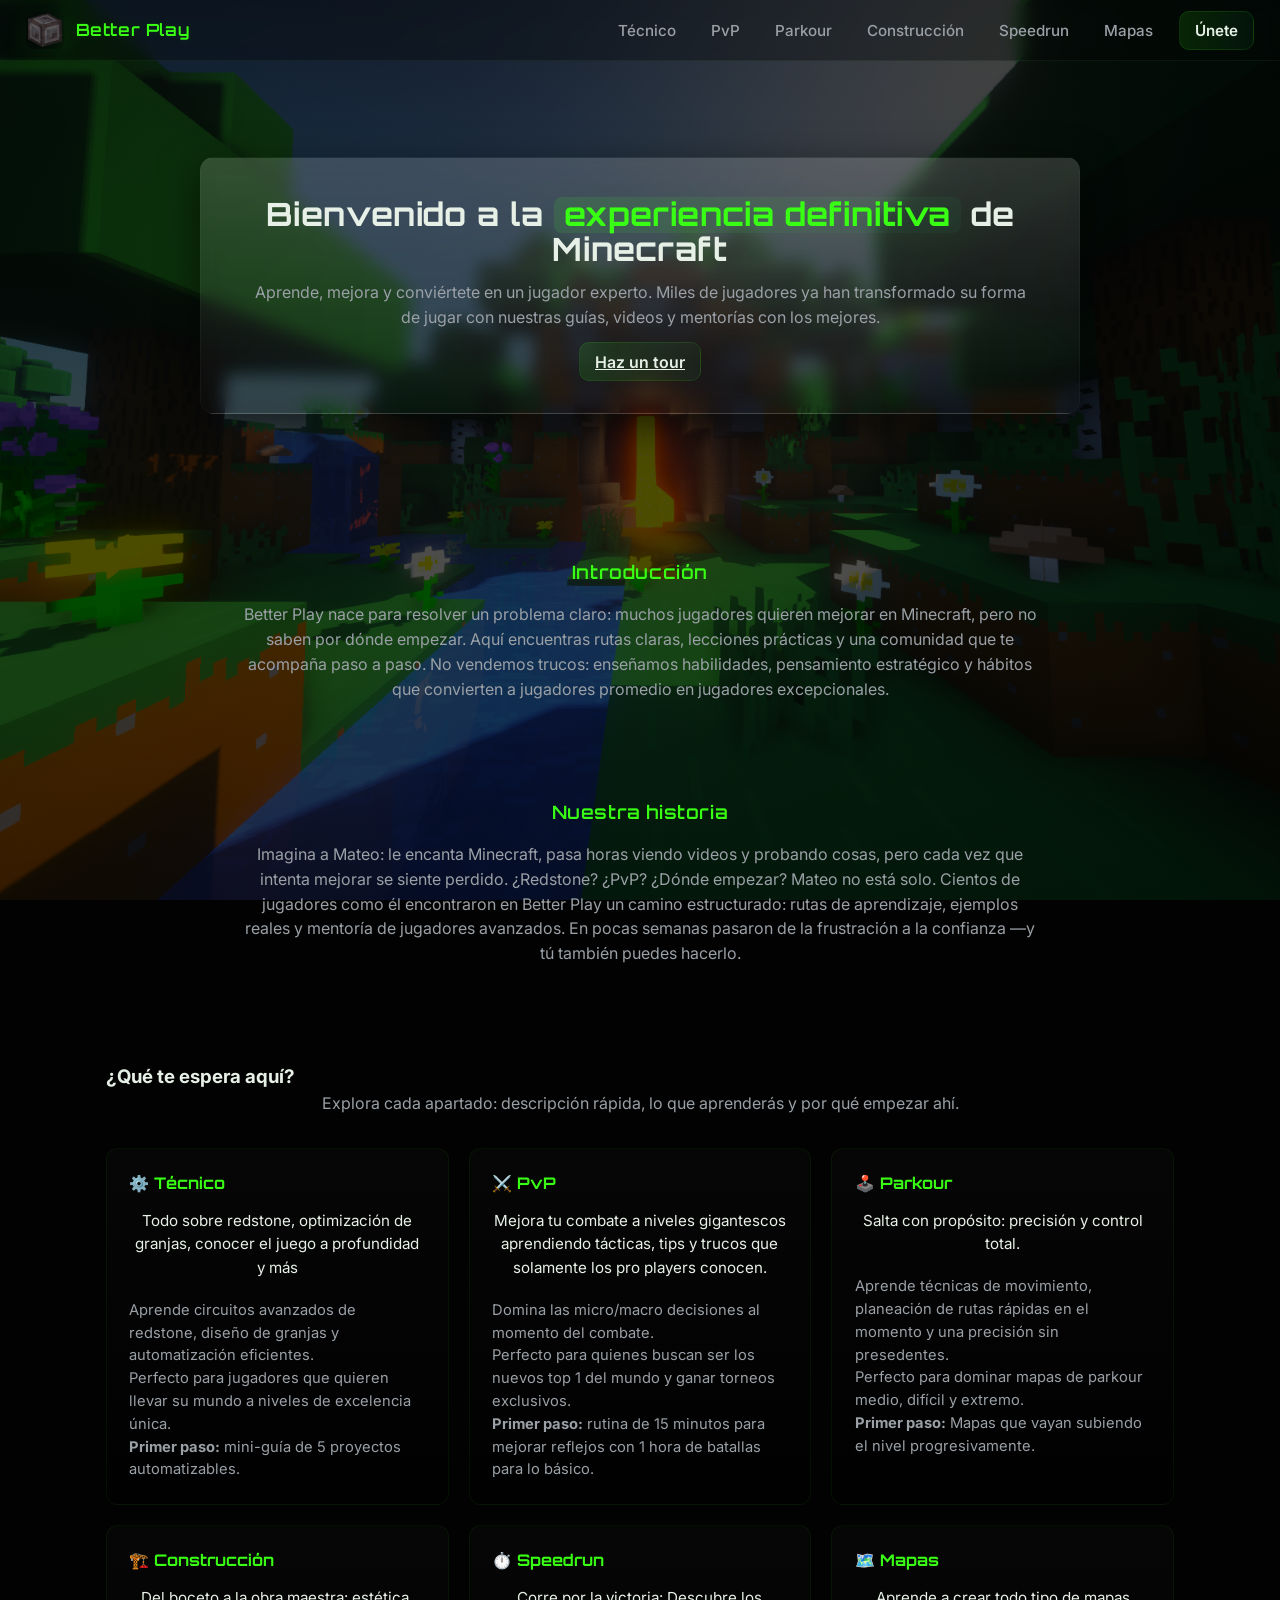
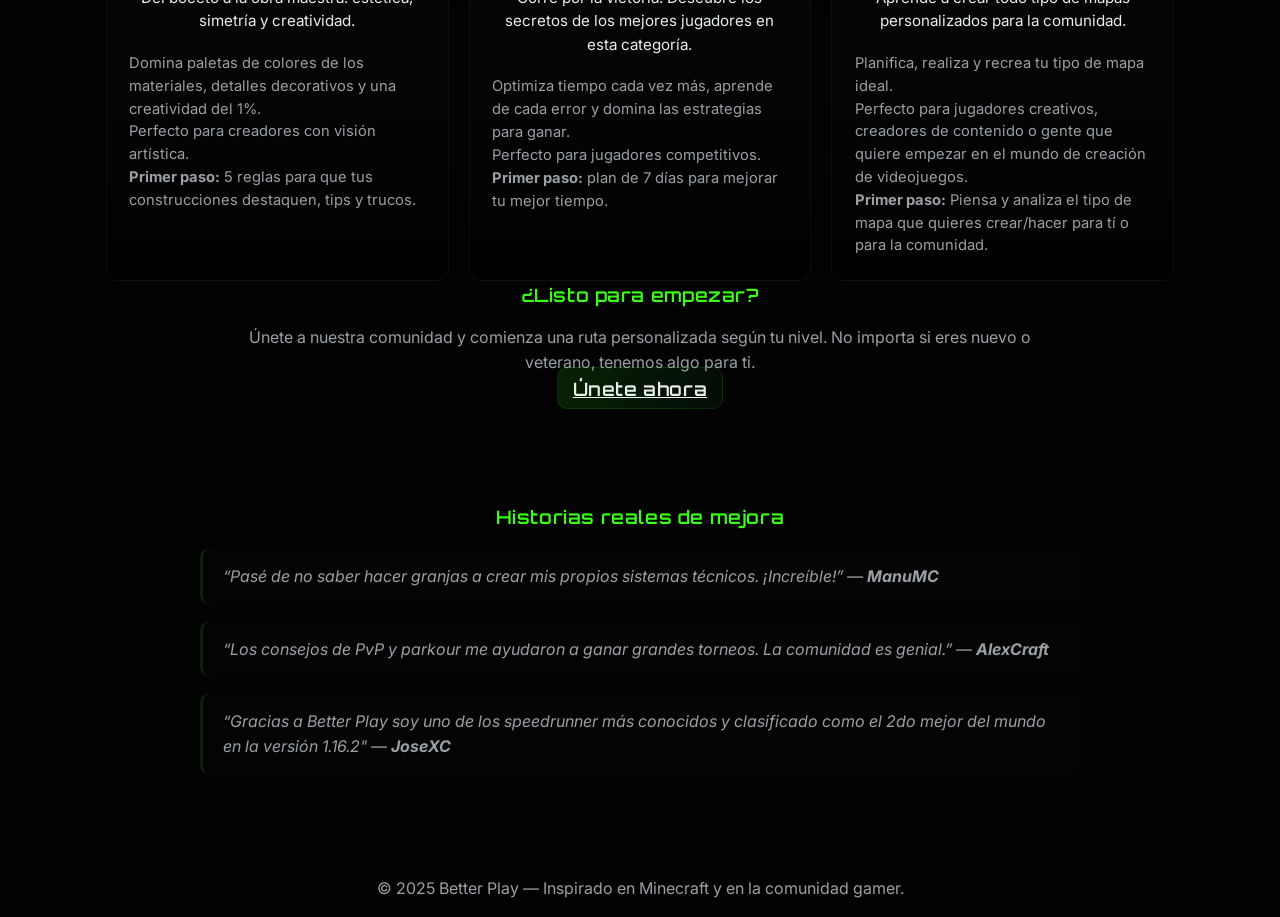
<file: index.html>
<!DOCTYPE html>
<html lang="es">
<head>
  <meta charset="UTF-8">
  <meta name="viewport" content="width=device-width, initial-scale=1.0">
  <title>Better Play — Mejora tu Juego en Minecraft</title>
  <link rel="stylesheet" href="style.css">
  <link href="https://fonts.googleapis.com/css2?family=Orbitron:wght@600;800&family=Poppins:wght@400;600;700&family=Inter:wght@300;400;600&display=swap" rel="stylesheet">
</head>

<body>
  <header class="header">
    <div class="logo">
      <img src="blok.png" alt="Logo Minecraft">
      <h1>Better Play</h1>
    </div>
    <nav>
      <ul>
        <li><a href="tecnico.html">Técnico</a></li>
        <li><a href="pvp.html">PvP</a></li>
        <li><a href="parkour.html">Parkour</a></li>
        <li><a href="construccion.html">Construcción</a></li>
        <li><a href="speedrun.html">Speedrun</a></li>
        <li><a href="mapas.html">Mapas</a></li>
        <li><a href="registro.html" class="btn">Únete</a></li>
      </ul>
    </nav>
  </header>

  <section class="hero">
    <div class="hero-card">
      <h2>Bienvenido a la <span>experiencia definitiva</span> de Minecraft</h2>
      <p>
        Aprende, mejora y conviértete en un jugador experto. Miles de jugadores ya han transformado su forma de jugar
        con nuestras guías, videos y mentorías con los mejores.
      </p>
      <a href="#introduccion" id="btnTour" class="btn ghost">Haz un tour</a>
    </div>
  </section>

  <section id="introduccion" class="introduccion">
    <h2>Introducción</h2>
    <p>
      Better Play nace para resolver un problema claro: muchos jugadores quieren mejorar en Minecraft, pero no saben
      por dónde empezar. Aquí encuentras rutas claras, lecciones prácticas y una comunidad que te acompaña paso a paso.
      No vendemos trucos: enseñamos habilidades, pensamiento estratégico y hábitos que convierten a jugadores promedio
      en jugadores excepcionales.
    </p>
  </section>

  <section id="historia" class="historia">
    <h2>Nuestra historia</h2>
    <p>
      Imagina a Mateo: le encanta Minecraft, pasa horas viendo videos y probando cosas, pero cada vez que intenta
      mejorar se siente perdido. ¿Redstone? ¿PvP? ¿Dónde empezar? Mateo no está solo. Cientos de jugadores como él
      encontraron en Better Play un camino estructurado: rutas de aprendizaje, ejemplos reales y mentoría de jugadores
      avanzados. En pocas semanas pasaron de la frustración a la confianza —y tú también puedes hacerlo.
    </p>
  </section>

  <section id="tour" class="tour">
    <h3>¿Qué te espera aquí?</h3>
    <p class="lead">Explora cada apartado: descripción rápida, lo que aprenderás y por qué empezar ahí.</p>

    <div class="tour-cards">
      <article id="tecnico">
        <h4>⚙️ Técnico</h4>
        <p>Todo sobre redstone, optimización de granjas, conocer el juego a profundidad y más</p>
        <ul>
          <li>Aprende circuitos avanzados de redstone, diseño de granjas y automatización eficientes.</li>
          <li>Perfecto para jugadores que quieren llevar su mundo a niveles de excelencia única.</li>
          <li><strong>Primer paso:</strong> mini-guía de 5 proyectos automatizables.</li>
        </ul>
      </article>

      <article id="pvp">
        <h4>⚔️ PvP</h4>
        <p>Mejora tu combate a niveles gigantescos aprendiendo tácticas, tips y trucos que solamente los pro players conocen.</p>
        <ul>
          <li>Domina las micro/macro decisiones al momento del combate.</li>
          <li>Perfecto para quienes buscan ser los nuevos top 1 del mundo y ganar torneos exclusivos.</li>
          <li><strong>Primer paso:</strong> rutina de 15 minutos para mejorar reflejos con 1 hora de batallas para lo básico.</li>
        </ul>
      </article>

      <article id="parkour">
        <h4>🕹️ Parkour</h4>
        <p>Salta con propósito: precisión y control total.</p>
        <ul>
          <li>Aprende técnicas de movimiento, planeación de rutas rápidas en el momento y una precisión sin presedentes.</li>
          <li>Perfecto para dominar mapas de parkour medio, difícil y extremo.</li>
          <li><strong>Primer paso:</strong> Mapas que vayan subiendo el nivel progresivamente.</li>
        </ul>
      </article>

      <article id="construccion">
        <h4>🏗️ Construcción</h4>
        <p>Del boceto a la obra maestra: estética, simetría y creatividad.</p>
        <ul>
          <li>Domina paletas de colores de los materiales, detalles decorativos y una creatividad del 1%.</li>
          <li>Perfecto para creadores con visión artística.</li>
          <li><strong>Primer paso:</strong> 5 reglas para que tus construcciones destaquen, tips y trucos.</li>
        </ul>
      </article>

      <article id="speedrun">
        <h4>⏱️ Speedrun</h4>
        <p>Corre por la victoria: Descubre los secretos de los mejores jugadores en esta categoría.</p>
        <ul>
          <li>Optimiza tiempo cada vez más, aprende de cada error y domina las estrategias para ganar.</li>
          <li>Perfecto para jugadores competitivos.</li>
          <li><strong>Primer paso:</strong> plan de 7 días para mejorar tu mejor tiempo.</li>
        </ul>
      </article>

      <article id="mapas">
        <h4>🗺️ Mapas</h4>
        <p>Aprende a crear todo tipo de mapas personalizados para la comunidad.</p>
        <ul>
          <li>Planifica, realiza y recrea tu tipo de mapa ideal.</li>
          <li>Perfecto para jugadores creativos, creadores de contenido o gente que quiere empezar en el mundo de creación de videojuegos.</li>
          <li><strong>Primer paso:</strong> Piensa y analiza el tipo de mapa que quieres crear/hacer para tí o para la comunidad.</li>
        </ul>
      </article>
    </div>

    <div class="cta">
      <h2>¿Listo para empezar?</h2>
      <p>Únete a nuestra comunidad y comienza una ruta personalizada según tu nivel. No importa si eres nuevo o veterano, tenemos algo para ti.

      </p>
      <h2><a href="registro.html" class="btn outline">Únete ahora</a></h2>
    </div>
  </section>

  <section class="testimonios">
    <h2>Historias reales de mejora</h2>
    <blockquote>“Pasé de no saber hacer granjas a crear mis propios sistemas técnicos. ¡Increíble!” — <strong>ManuMC</strong></blockquote>
    <blockquote>“Los consejos de PvP y parkour me ayudaron a ganar grandes torneos. La comunidad es genial.” — <strong>AlexCraft</strong></blockquote>
    <blockquote>“Gracias a Better Play soy uno de los speedrunner más conocidos y clasificado como el 2do mejor del mundo en la versión 1.16.2" — <strong>JoseXC</strong></blockquote>
  </section>

  <!-- FOOTER -->
  <footer>
    <p>© 2025 Better Play — Inspirado en Minecraft y en la comunidad gamer.</p>
  </footer>

  <script src="BdD.js"></script>
</body>
</html>
</file>
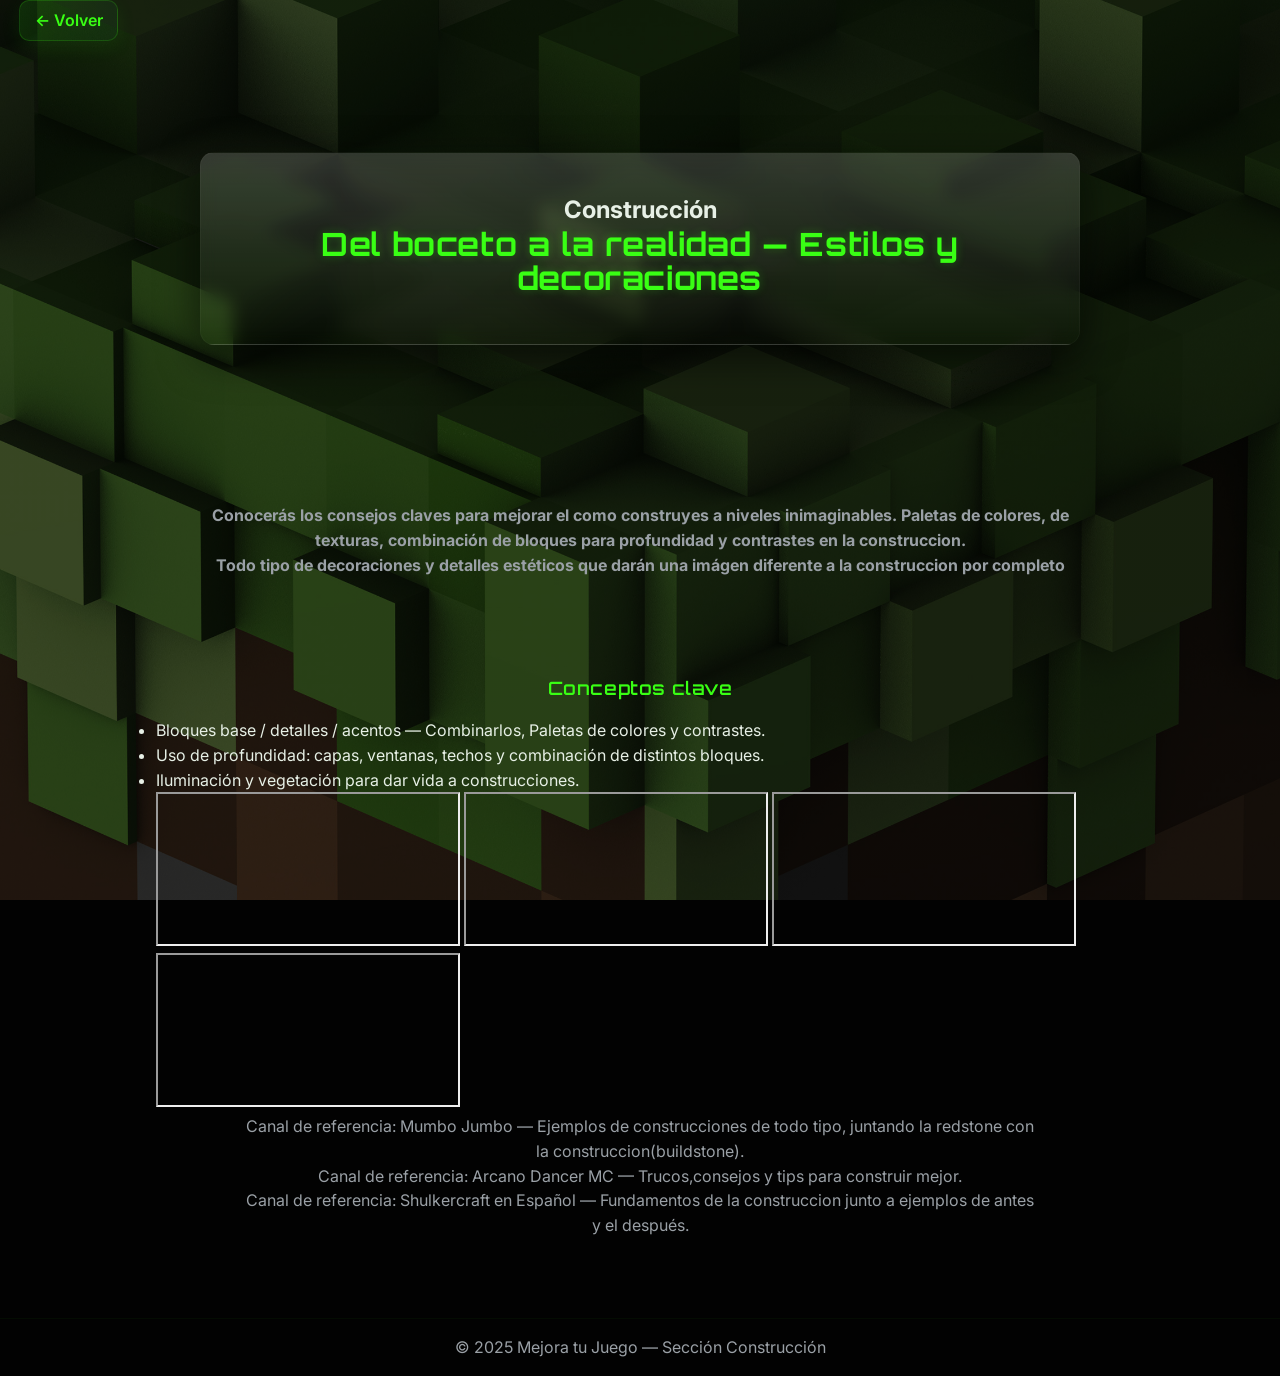
<file: construccion.html>
<!doctype html>
<html lang="es">
<head>
  <meta charset="utf-8" />
  <meta name="viewport" content="width=device-width,initial-scale=1" />
  <title>Construcción — Diseño & Paletas</title>
  <link rel="stylesheet" href="style2.css">
</head>
<body>
  <header class="site-header small">
    <a href="index.html" class="back">← Volver</a>
</header>
    <section class="hero">
    <div class="hero-card">
    <h1> <span>Construcción</span>  </h1>
    <h2>Del boceto a la realidad — Estilos y decoraciones</h2>
  </section>
</div>

<section>
    <h3><p>
     Conocerás los consejos claves para mejorar el como construyes a niveles inimaginables. Paletas de colores, de texturas, 
     combinación de bloques para profundidad y contrastes en la construccion.
    </p></h3>
    <h3><p>
     Todo tipo de decoraciones y detalles estéticos que darán una imágen diferente a la construccion por completo 
    </p></h3>
  </section>

    <section>
      <h2>Conceptos clave</h2>
      <ul>
        <li>Bloques base / detalles / acentos — Combinarlos, Paletas de colores y contrastes.</li>
        <li>Uso de profundidad: capas, ventanas, techos y combinación de distintos bloques.</li>
        <li>Iluminación y vegetación para dar vida a construcciones.</li>
      </ul>
    <div class="video">
      <iframe src="https://www.youtube.com/embed/VIDEO_ID_BUILD" allowfullscreen></iframe>
      <iframe src="https://www.youtube.com/embed/VIDEO_ID_BUILD" allowfullscreen></iframe>
      <iframe src="https://www.youtube.com/embed/VIDEO_ID_BUILD" allowfullscreen></iframe>
      <iframe src="https://www.youtube.com/embed/VIDEO_ID_BUILD" allowfullscreen></iframe>
      <p class="caption">Canal de referencia: Mumbo Jumbo — Ejemplos de construcciones de todo tipo, juntando la redstone con la construccion(buildstone).</p>
        <p class="caption">Canal de referencia: Arcano Dancer MC — Trucos,consejos y tips para construir mejor.</p>
        <p class="caption">Canal de referencia: Shulkercraft en Español — Fundamentos de la construccion junto a ejemplos de antes y el después.</p>
    </section>

  <footer class="site-footer">
    <p>© 2025 Mejora tu Juego — Sección Construcción</p>
  </footer>
</body>
</html>
</file>
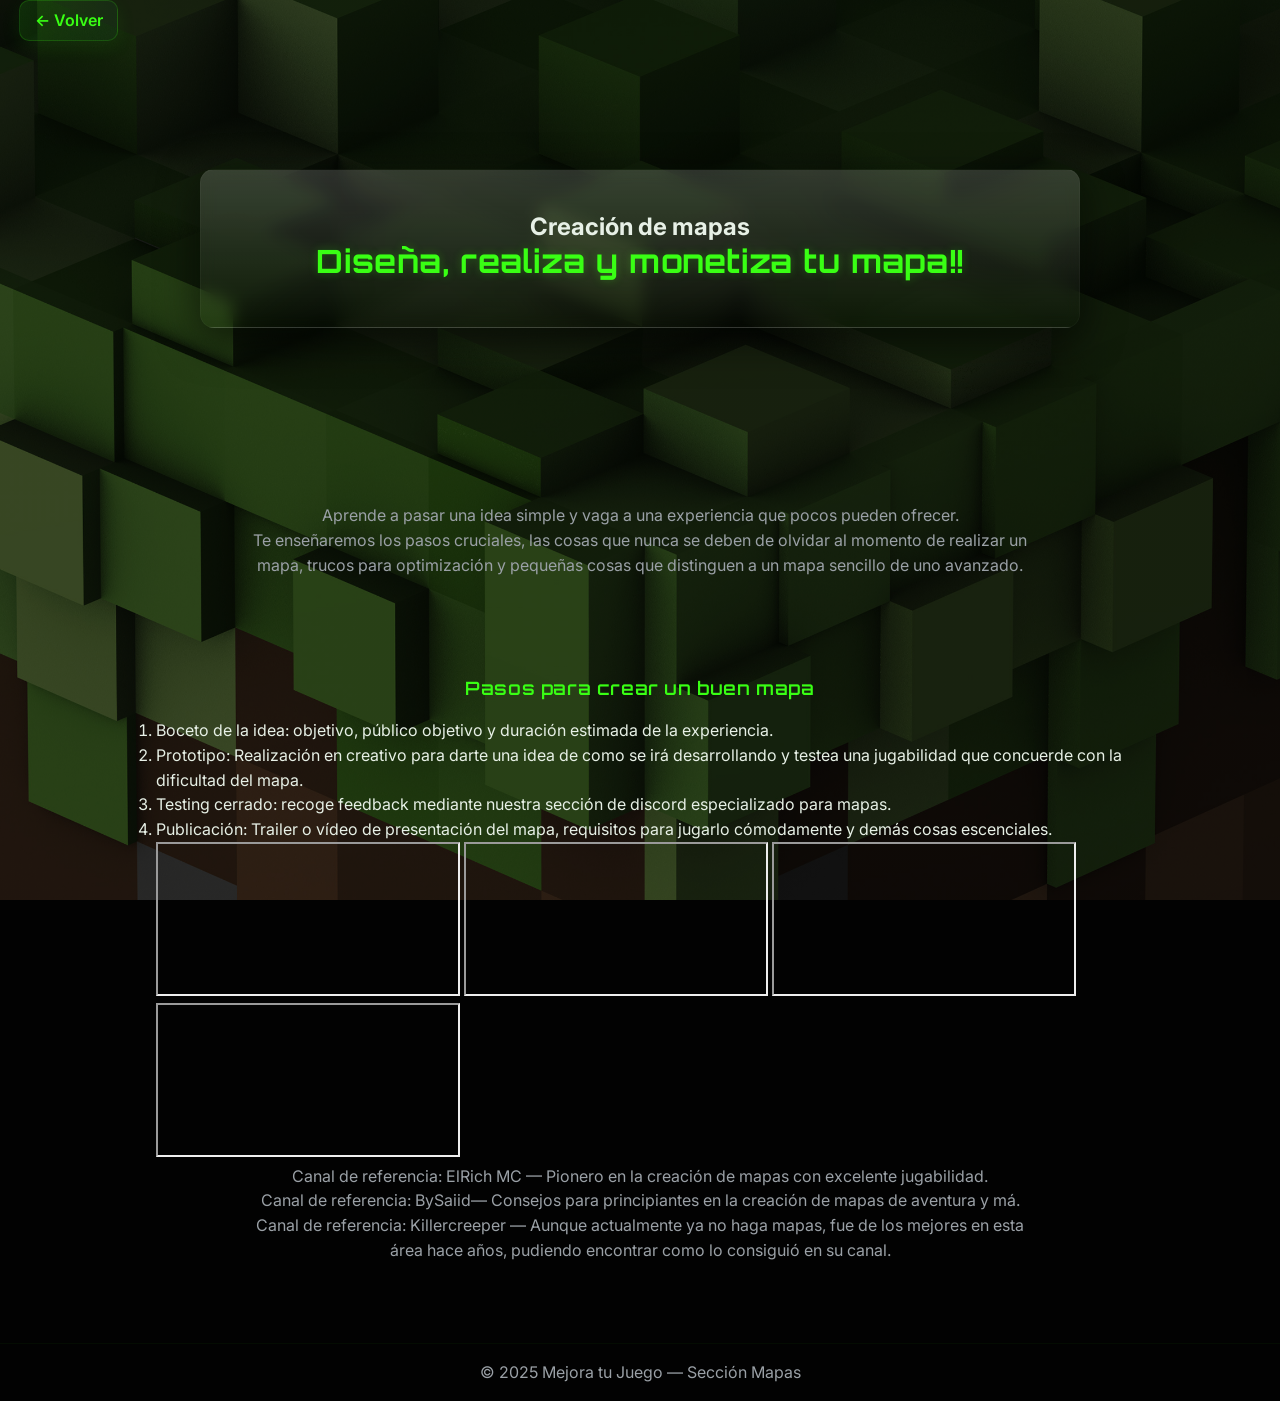
<file: mapas.html>
<!doctype html>
<html lang="es">
<head>
  <meta charset="utf-8" />
  <meta name="viewport" content="width=device-width,initial-scale=1" />
  <title>Creación de mapas</title>
  <link rel="stylesheet" href="style2.css">
</head>
<body>
  <header class="site-header small">
    <a href="index.html" class="back">← Volver</a>
</header>
<section class="hero">
    <div class="hero-card">
    <h1>Creación de mapas</h1>
  <main class="container content">
    <h2>Diseña, realiza y monetiza tu mapa!!</h2>
</div>
  </section>

  <section>
    <p>
     Aprende a pasar una idea simple y vaga a una experiencia que pocos pueden ofrecer.
    </p>
    <p>
    Te enseñaremos los pasos cruciales, las cosas que nunca se deben de olvidar al momento de realizar un mapa,
    trucos para optimización y pequeñas cosas que distinguen a un mapa sencillo de uno avanzado.
    </p>
  </section>

    <section>
      <h2>Pasos para crear un buen mapa</h2>
      <ol>
        <li>Boceto de la idea: objetivo, público objetivo y duración estimada de la experiencia.</li>
        <li>Prototipo: Realización en creativo para darte una idea de como se irá desarrollando y testea una jugabilidad que concuerde con la dificultad del mapa.</li>
        <li>Testing cerrado: recoge feedback mediante nuestra sección de discord especializado para mapas.</li>
        <li>Publicación: Trailer o vídeo de presentación del mapa, requisitos para jugarlo cómodamente y demás cosas escenciales.</li>
      </ol>
    <div class="video">
      <iframe src="https://www.youtube.com/embed/VIDEO_ID_BUILD" allowfullscreen></iframe>
      <iframe src="https://www.youtube.com/embed/VIDEO_ID_BUILD" allowfullscreen></iframe>
      <iframe src="https://www.youtube.com/embed/VIDEO_ID_BUILD" allowfullscreen></iframe>
      <iframe src="https://www.youtube.com/embed/VIDEO_ID_BUILD" allowfullscreen></iframe>
      <p class="caption">Canal de referencia: ElRich MC — Pionero en la creación de mapas con excelente jugabilidad.</p>
        <p class="caption">Canal de referencia:  BySaiid— Consejos para principiantes en la creación de mapas de aventura y má<s></s>.</p>
        <p class="caption">Canal de referencia: Killercreeper — Aunque actualmente ya no haga mapas, fue de los mejores en esta área hace años, pudiendo encontrar como lo consiguió en su canal.</p>
    </section>
  </main>

  <footer class="site-footer">
    <p>© 2025 Mejora tu Juego — Sección Mapas</p>
  </footer>
</body>
</html>
</file>
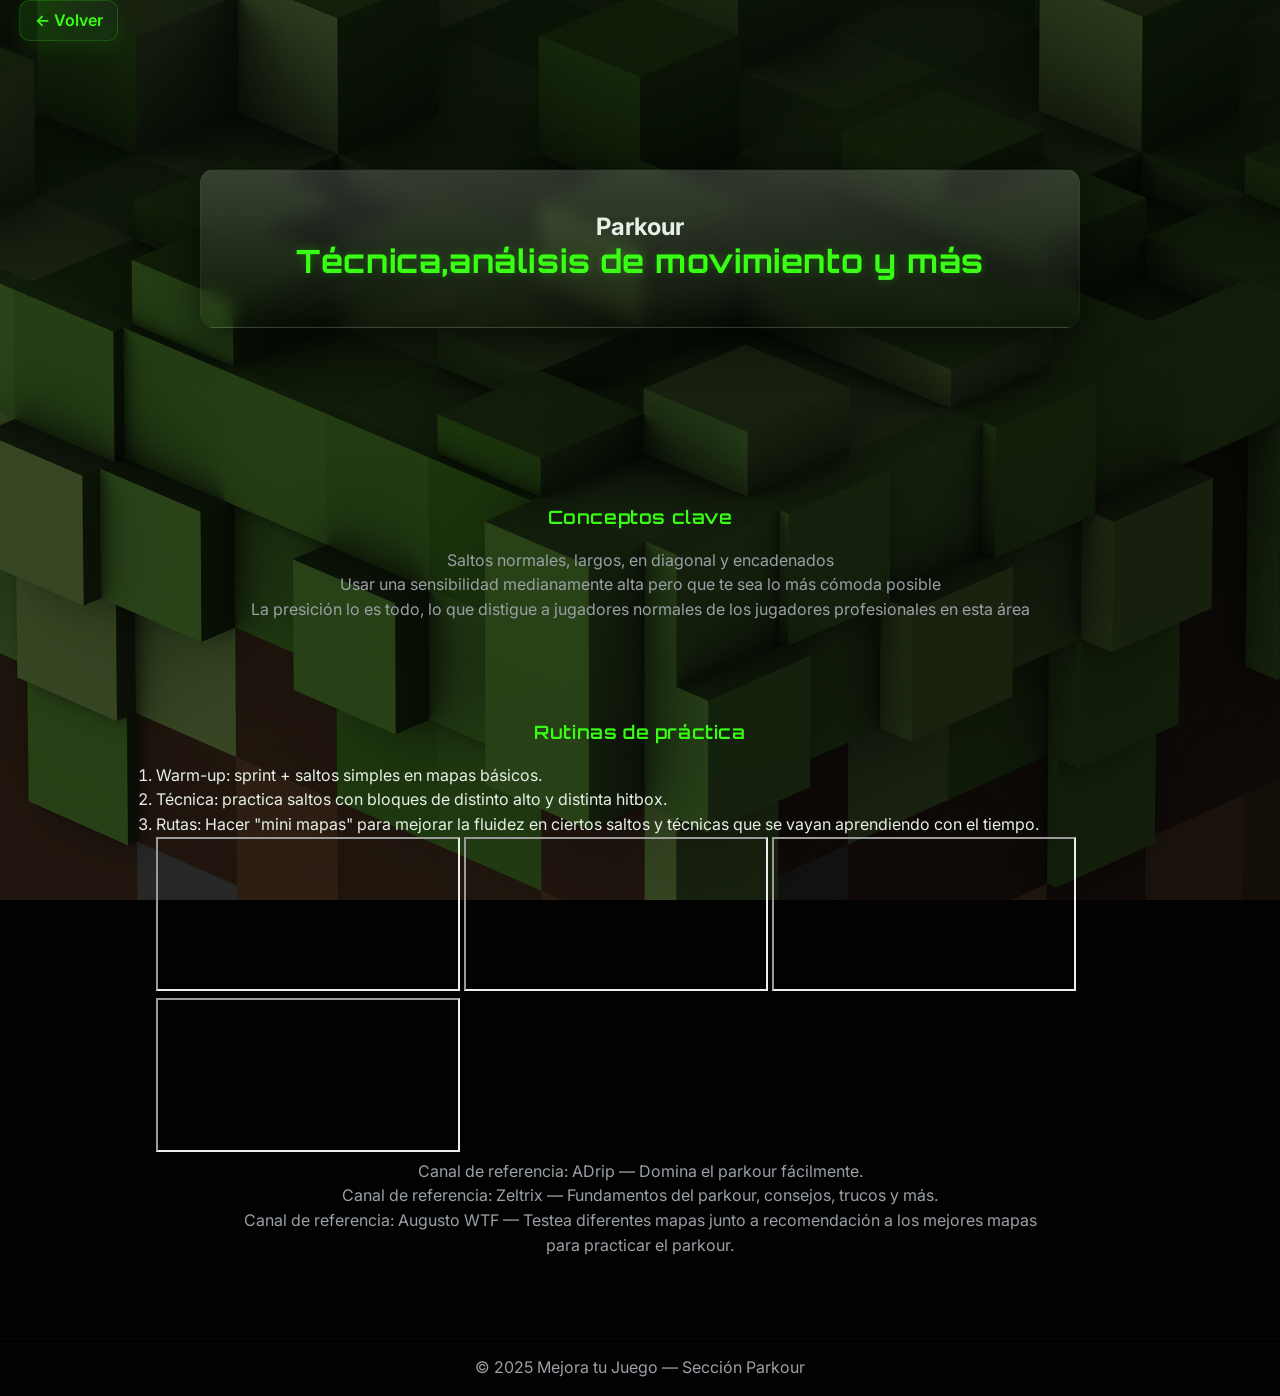
<file: parkour.html>
<!doctype html>
<html lang="es">
<head>
  <meta charset="utf-8" />
  <meta name="viewport" content="width=device-width,initial-scale=1" />
  <title>Parkour — Técnica y rutas</title>
  <link rel="stylesheet" href="style2.css">
</head>
<body>

  <header class="site-header small">
    <a href="index.html" class="back">← Volver</a>
  </header>

  <section class="hero">
    <div class="hero-card">
      <h1><span>Parkour</span></h1>
      <h2>Técnica,análisis de movimiento y más</h2>
    </div>
  </section>

  <section>
    <h2>Conceptos clave</h2>
    <p>
      Saltos normales, largos, en diagonal y encadenados
    </p>
    <p>
      Usar una sensibilidad medianamente alta pero que te sea lo más cómoda posible
    </p>
    <p>
      La presición lo es todo, lo que distigue a jugadores normales de los jugadores profesionales en esta área
    </p>
  </section>

  <section>
    <h2>Rutinas de práctica</h2>
    <ol>
      <li>Warm-up: sprint + saltos simples en mapas básicos.</li>
      <li>Técnica: practica saltos con bloques de distinto alto y distinta hitbox.</li>
      <li>Rutas: Hacer "mini mapas" para mejorar la fluidez en ciertos saltos y técnicas que se vayan aprendiendo con el tiempo.</li>
    </ol>
  <div class="video">
    <iframe src="https://www.youtube.com/embed/VIDEO_ID_BUILD" allowfullscreen></iframe>
      <iframe src="https://www.youtube.com/embed/VIDEO_ID_BUILD" allowfullscreen></iframe>
      <iframe src="https://www.youtube.com/embed/VIDEO_ID_BUILD" allowfullscreen></iframe>
      <iframe src="https://www.youtube.com/embed/VIDEO_ID_BUILD" allowfullscreen></iframe>
      <p class="caption">Canal de referencia: ADrip — Domina el parkour fácilmente.</p>
        <p class="caption">Canal de referencia: Zeltrix — Fundamentos del parkour, consejos, trucos y más.</p>
        <p class="caption">Canal de referencia: Augusto WTF — Testea diferentes mapas junto a recomendación a los mejores mapas para practicar el parkour.</p>
  </section>

  <footer class="site-footer">
    <p>© 2025 Mejora tu Juego — Sección Parkour</p>
  </footer>

</body>
</html>
</file>
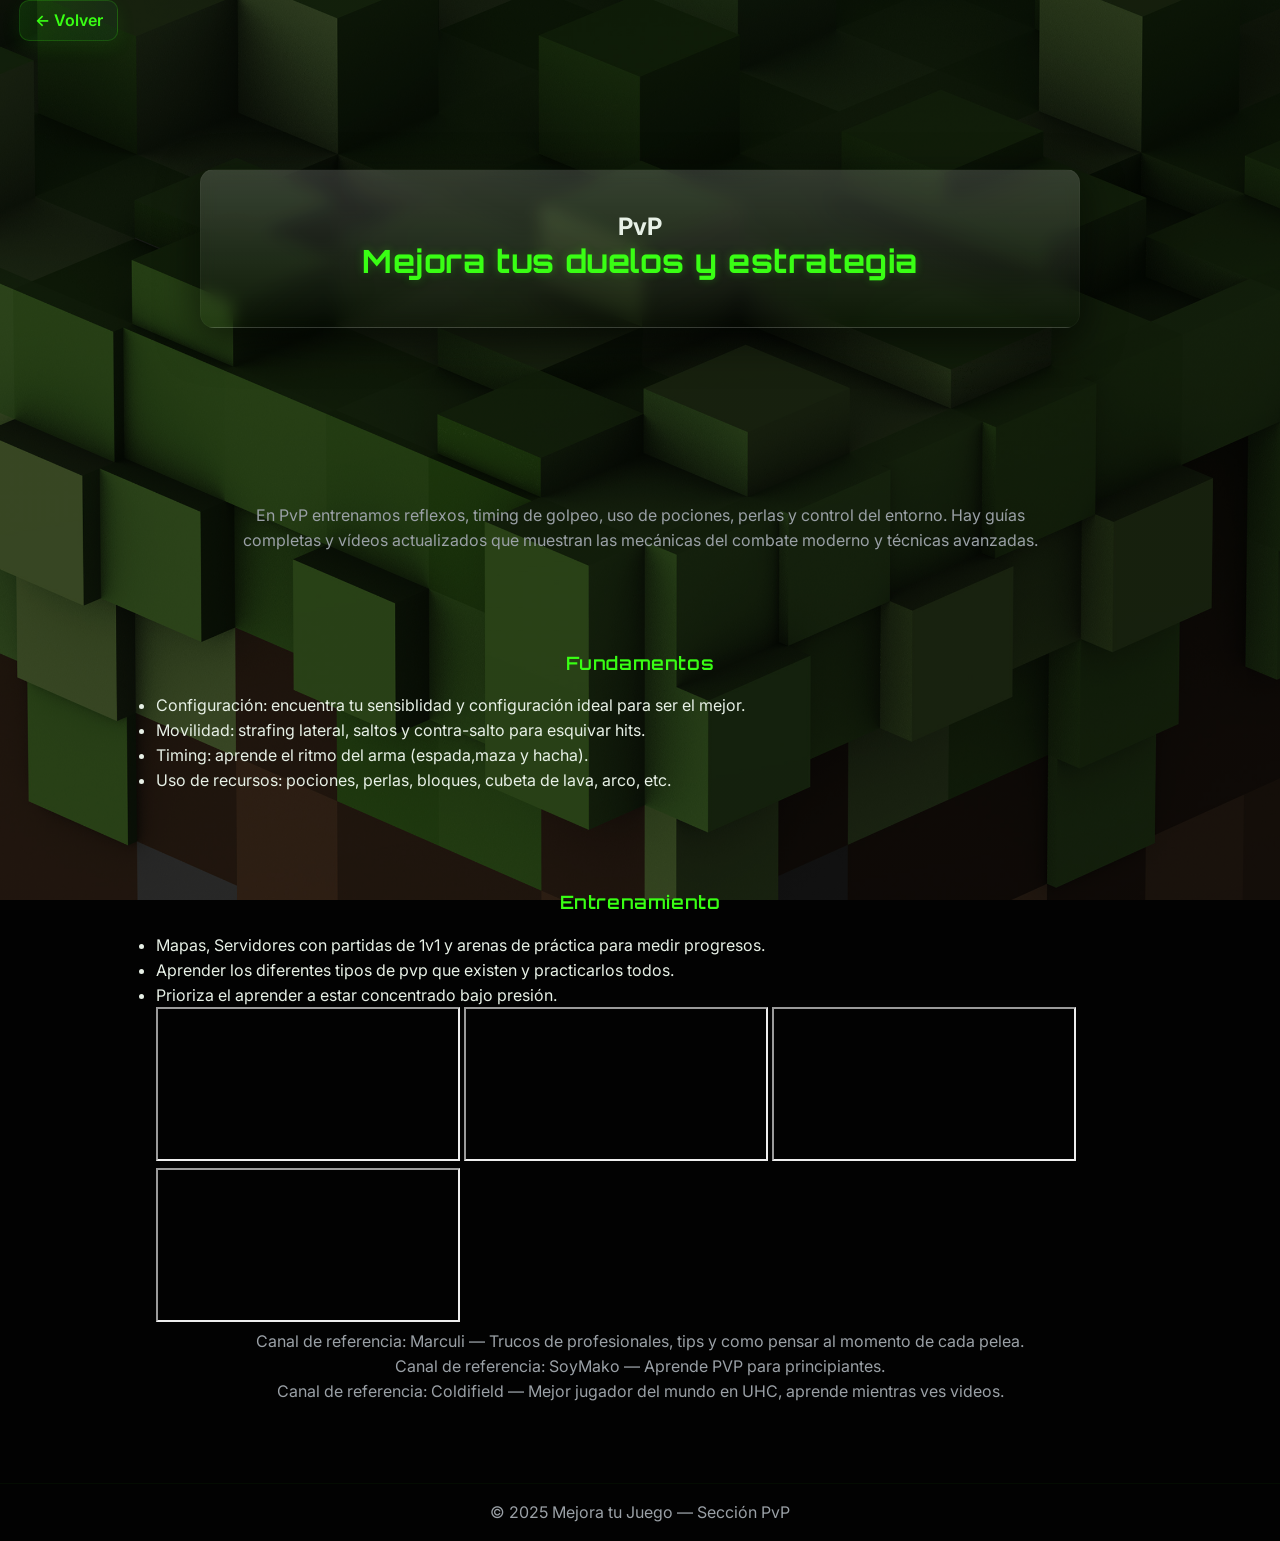
<file: pvp.html>
<!doctype html>
<html lang="es">
<head>
  <meta charset="utf-8" />
  <meta name="viewport" content="width=device-width,initial-scale=1" />
  <title>PvP — Combate y estrategia</title>
  <link rel="stylesheet" href="style2.css">
</head>
<body>
  <header class="site-header small">
    <a href="index.html" class="back">← Volver</a>
    </header>
    
<section class="hero">
    <div class="hero-card">
    <h1>PvP</h1>
  <main class="container content">
    <h2>Mejora tus duelos y estrategia</h2>
    </div>
  </section>

  <section>
    <p>
      En PvP entrenamos reflexos, timing de golpeo, uso de pociones, perlas y control del entorno. Hay guías completas y vídeos actualizados
      que muestran las mecánicas del combate moderno y técnicas avanzadas.
    </p>
  </section>

    <section>
      <h2>Fundamentos</h2>
      <ul>
        <li>Configuración: encuentra tu sensiblidad y configuración ideal para ser el mejor.</li>
        <li>Movilidad: strafing lateral, saltos y contra-salto para esquivar hits.</li>
        <li>Timing: aprende el ritmo del arma (espada,maza y hacha).</li>
        <li>Uso de recursos: pociones, perlas, bloques, cubeta de lava, arco, etc.</li>
      </ul>
    </section>

    <section>
      <h2>Entrenamiento</h2>
      <ul>
        <li>Mapas, Servidores con partidas de 1v1 y arenas de práctica para medir progresos.</li>
        <li>Aprender los diferentes tipos de pvp que existen y practicarlos todos.</li>
        <li>Prioriza el aprender a estar concentrado bajo presión.</li>
      </ul>
    <div class="video">
      <iframe src="https://www.youtube.com/embed/VIDEO_ID_BUILD" allowfullscreen></iframe>
      <iframe src="https://www.youtube.com/embed/VIDEO_ID_BUILD" allowfullscreen></iframe>
      <iframe src="https://www.youtube.com/embed/VIDEO_ID_BUILD" allowfullscreen></iframe>
      <iframe src="https://www.youtube.com/embed/VIDEO_ID_BUILD" allowfullscreen></iframe>
      <p class="caption">Canal de referencia: Marculi — Trucos de profesionales, tips y como pensar al momento de cada pelea.</p>
        <p class="caption">Canal de referencia: SoyMako — Aprende PVP para principiantes.</p>
        <p class="caption">Canal de referencia: Coldifield — Mejor jugador del mundo en UHC, aprende mientras ves videos.</p>
    </section>
  </main>

  <footer class="site-footer">
    <p>© 2025 Mejora tu Juego — Sección PvP</p>
  </footer>
</body>
</html>
</file>
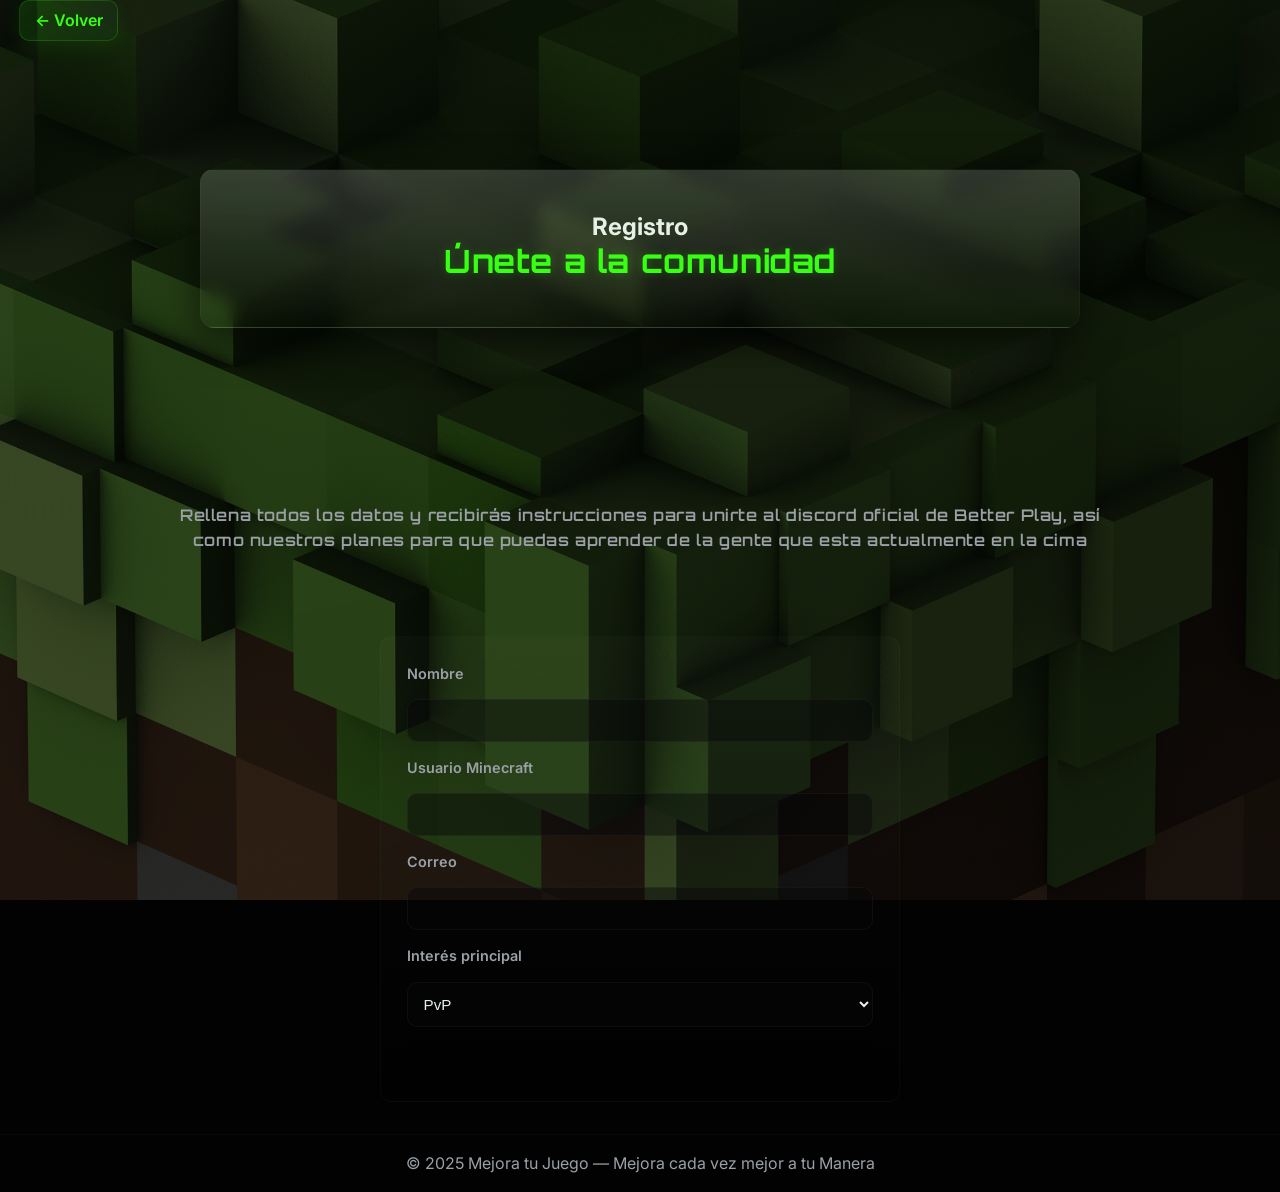
<file: registro.html>
<!doctype html>
<html lang="es">
<head>
  <meta charset="utf-8" />
  <meta name="viewport" content="width=device-width,initial-scale=1" />
  <title>Registro — Únete a la comunidad</title>
  <link rel="stylesheet" href="style2.css">
</head>
<body>
  <header class="site-header small">
    <a href="index.html" class="back">← Volver</a>
 </header>
    <section class="hero">
    <div class="hero-card">
    <h1>Registro</h1>
    <h2>Únete a la comunidad</h2>
    </div>
  </section>
  
  <main class="container content">
    <section>
    <h2><p>Rellena todos los datos y recibirás instrucciones para unirte al discord oficial de Better Play, así como nuestros planes para que puedas aprender de la gente que esta actualmente en la cima</p></h2>
    </section>
    
    <form id="registerForm" class="form-card">
      <label for="name">Nombre</label>
      <input id="name" required />

      <label for="mcname">Usuario Minecraft</label>
      <input id="mcname" required />

      <label for="email">Correo</label>
      <input id="email" type="email" required />

      <label for="role">Interés principal</label>
      <select id="role">
        <option>PvP</option>
        <option>Construcción</option>
        <option>Speedrun</option>
        <option>Parkour</option>
        <option>Técnico</option>
        <option>Mapas</option>
      </select>

      <button type="submit" class="btn">Solicitar invitación</button>
    </form>

  <footer class="site-footer">
    <p>© 2025 Mejora tu Juego — Mejora cada vez mejor a tu Manera </p>
  </footer>
  <script src="BdD.js"></script>
</body>
</html>
</file>
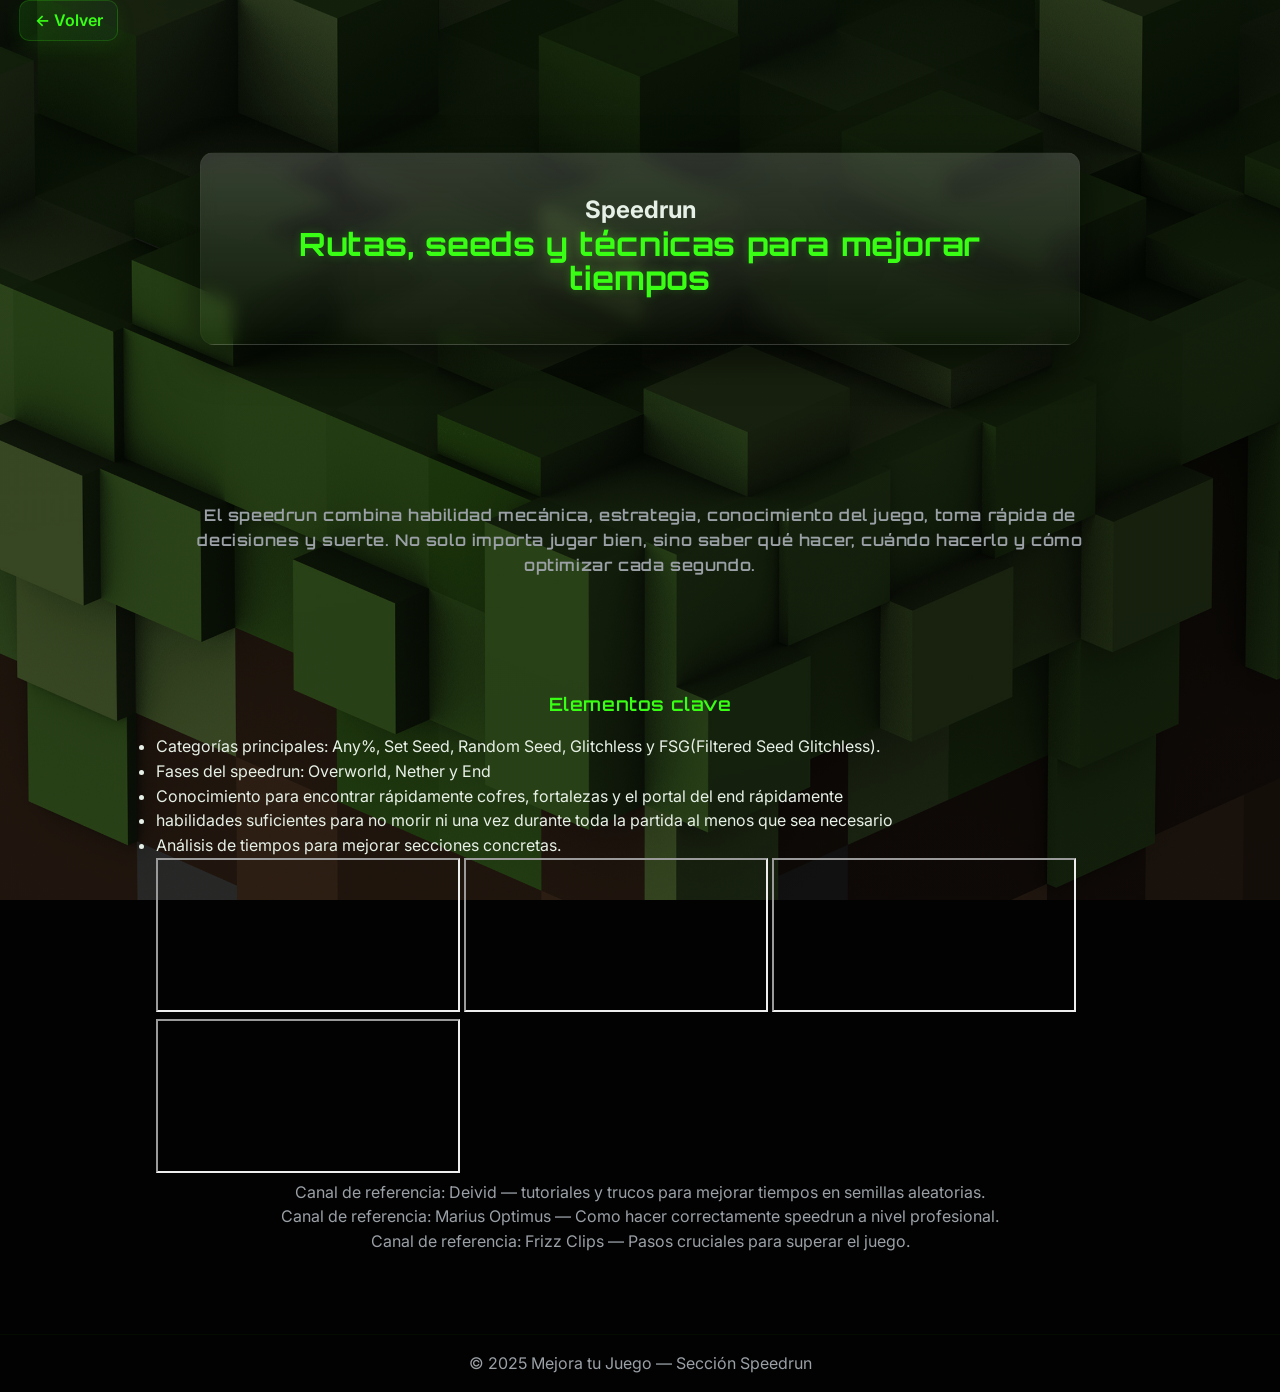
<file: speedrun.html>
<!doctype html>
<html lang="es">
<head>
  <meta charset="utf-8" />
  <meta name="viewport" content="width=device-width,initial-scale=1" />
  <title>Speedrun — Optimización y rutas</title>
  <link rel="stylesheet" href="style2.css">
</head>
<body>
  <header class="site-header small">
    <a href="index.html" class="back">← Volver</a>
    </header>
    
<section class="hero">
    <div class="hero-card">
    <h1>Speedrun</h1>
  <main class="container content">
    <h2>Rutas, seeds y técnicas para mejorar tiempos</h2>
    </div>
  </section>

  <section>
   <h2><p>
      El speedrun combina habilidad mecánica, estrategia, conocimiento del juego, toma rápida de decisiones y suerte. No solo importa jugar bien, sino saber qué hacer, cuándo hacerlo y cómo optimizar cada segundo.
   </h2></p>
  </section>

    <section>
      <h2>Elementos clave</h2>
      <ul>
        <li>Categorías principales: Any%, Set Seed, Random Seed, Glitchless y FSG(Filtered Seed Glitchless).</li>
        <li>Fases del speedrun: Overworld, Nether y End</li>
        <li>Conocimiento para encontrar rápidamente cofres, fortalezas y el portal del end rápidamente</li>
        <li>habilidades suficientes para no morir ni una vez durante toda la partida al menos que sea necesario</li>
        <li>Análisis de tiempos para mejorar secciones concretas.</li>
      </ul> 
    <div class="video">
      <iframe src="https://www.youtube.com/embed/VIDEO_ID_BUILD" allowfullscreen></iframe>
      <iframe src="https://www.youtube.com/embed/VIDEO_ID_BUILD" allowfullscreen></iframe>
      <iframe src="https://www.youtube.com/embed/VIDEO_ID_BUILD" allowfullscreen></iframe>
      <iframe src="https://www.youtube.com/embed/VIDEO_ID_BUILD" allowfullscreen></iframe>
      <p class="caption">Canal de referencia: Deivid — tutoriales y trucos para mejorar tiempos en semillas aleatorias.</p>
        <p class="caption">Canal de referencia: Marius Optimus — Como hacer correctamente speedrun a nivel profesional.</p>
        <p class="caption">Canal de referencia: Frizz Clips — Pasos cruciales para superar el juego.</p>
    </section>
  </main>

  <footer class="site-footer">
    <p>© 2025 Mejora tu Juego — Sección Speedrun</p>
  </footer>
</body>
</html>
</file>
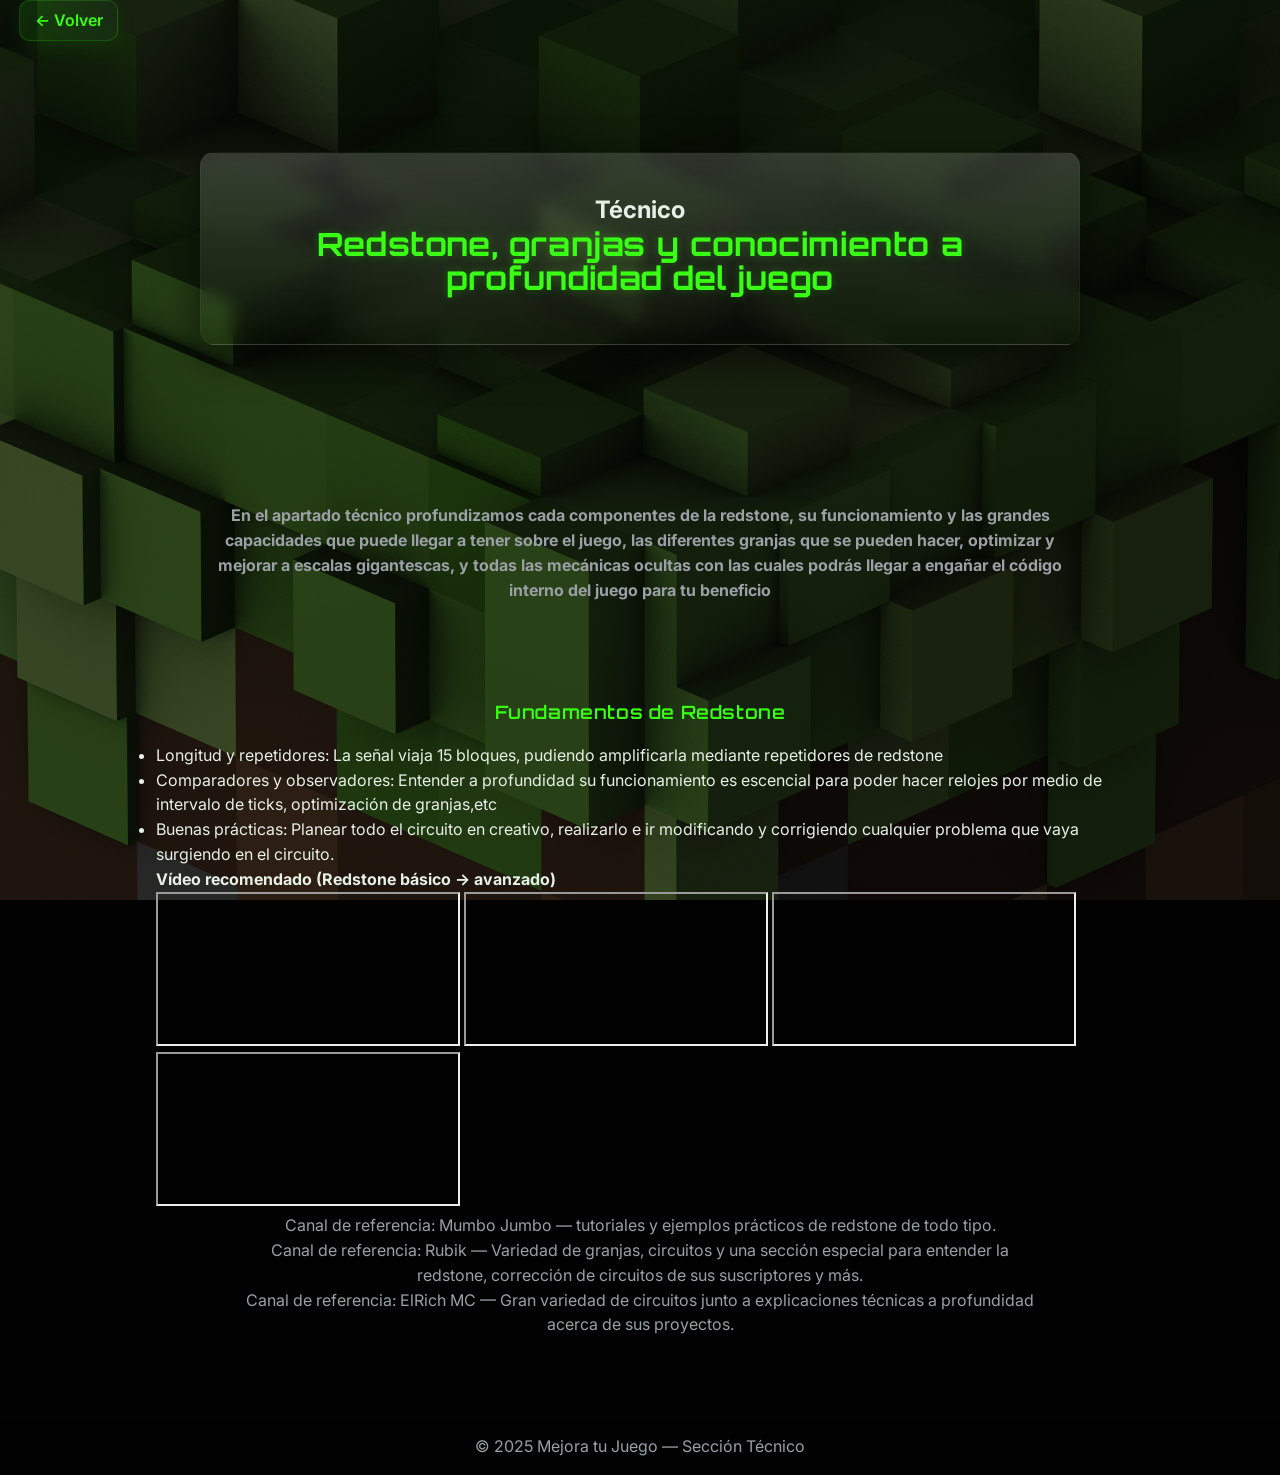
<file: tecnico.html>
<!doctype html>
<html lang="es">
<head>
  <meta charset="utf-8" />
  <meta name="viewport" content="width=device-width,initial-scale=1" />
  <title>Técnico — Redstone y Automatización</title>
  <link rel="stylesheet" href="style2.css">
</head>
<body>
  <header class="site-header small">
    <a href="index.html" class="back">← Volver</a>
    </header>
    
    <section class="hero">
    <div class="hero-card">
    <h1>Técnico</h1>
  <main class="container content">
    <h2>Redstone, granjas y conocimiento a profundidad del juego</h2>
    </div>
  </section>

  <section>
    <h3><p>
      En el apartado técnico profundizamos cada componentes de la redstone, su funcionamiento y las grandes capacidades que 
      puede llegar a tener sobre el juego, las diferentes granjas que se pueden hacer, optimizar y mejorar a escalas
      gigantescas, y todas las mecánicas ocultas con las cuales podrás llegar a engañar el código interno del juego para tu beneficio
    </p></h3>
  </section>

    <section>
      <h2>Fundamentos de Redstone</h2>

      <ul>
        <li>Longitud y repetidores: La señal viaja 15 bloques, pudiendo amplificarla mediante repetidores de redstone</li>
        <li>Comparadores y observadores: Entender a profundidad su funcionamiento es escencial para poder hacer relojes por medio de intervalo de ticks, optimización de granjas,etc</li>
        <li>Buenas prácticas: Planear todo el circuito en creativo, realizarlo e ir modificando y corrigiendo cualquier problema que vaya surgiendo en el circuito.</li>
      </ul>

      <div class="video">
        <h4>Vídeo recomendado (Redstone básico → avanzado)</h4>
        <iframe src="https://www.youtube.com/embed/VIDEO_ID_BUILD" allowfullscreen></iframe>
      <iframe src="https://www.youtube.com/embed/VIDEO_ID_BUILD" allowfullscreen></iframe>
      <iframe src="https://www.youtube.com/embed/VIDEO_ID_BUILD" allowfullscreen></iframe>
      <iframe src="https://www.youtube.com/embed/VIDEO_ID_BUILD" allowfullscreen></iframe>
        <p class="caption">Canal de referencia: Mumbo Jumbo — tutoriales y ejemplos prácticos de redstone de todo tipo.</p>
        <p class="caption">Canal de referencia: Rubik — Variedad de granjas, circuitos y una sección especial para entender la redstone, corrección de circuitos de sus suscriptores y más.</p>
        <p class="caption">Canal de referencia: ElRich MC — Gran variedad de circuitos junto a explicaciones técnicas a profundidad acerca de sus proyectos.</p>
      </div>
    </section>

  <footer class="site-footer">
    <p>© 2025 Mejora tu Juego — Sección Técnico</p>
  </footer>
</body>
</html>
</file>
<file: style.css>
/* Fuentes */
@import url('https://fonts.googleapis.com/css2?family=Orbitron:wght@600;800&family=Poppins:wght@400;600;700&family=Inter:wght@300;400;600&display=swap');

:root{
  --bg: #050507;
  --panel: rgba(10,10,12,0.55);
  --neon: #39ff14;
  --neon-dim: rgba(57,255,20,0.12);
  --muted: #9aa0a6;
  --text: #e7f0e6;
  --radius: 14px;
  --transition: 220ms cubic-bezier(.2,.9,.3,1);
  --glass-blur: 8px;
  --accent-glow: 0 6px 28px rgba(57,255,20,0.08);
}

/* RESET básico */
*{box-sizing:border-box;margin:0;padding:0}
html,body{height:100%}
body{
  font-family: 'Inter', system-ui, -apple-system, 'Poppins', sans-serif;
  background: linear-gradient(180deg,#030304 0%,var(--bg) 100%);
  color:var(--text);
  -webkit-font-smoothing:antialiased;
  -moz-osx-font-smoothing:grayscale;
  line-height:1.55;
}

/* efecto neon sutil */
@keyframes pulse-neon{
  0% { text-shadow:0 0 6px rgba(57,255,20,0.6); transform:translateY(0); }
  50% { text-shadow:0 0 20px rgba(57,255,20,0.9); transform:translateY(-2px); }
  100% { text-shadow:0 0 6px rgba(57,255,20,0.6); transform:translateY(0); }
}

/* ===== HEADER ===== */
.header{
  position:sticky;
  top:0;
  z-index:1200;
  display:flex;
  align-items:center;
  justify-content:space-between;
  padding:0.7rem 1.6rem;
  gap:1rem;
  background: rgba(5,6,8,0.35);
  backdrop-filter: blur(var(--glass-blur));
  border-bottom: 1px solid rgba(150,255,140,0.06);
}

/* logo */
.logo{display:flex;align-items:center;gap:12px}
.logo img{width:38px;height:38px;border-radius:8px;box-shadow:var(--accent-glow)}
.logo h1{
  font-family:'Orbitron',sans-serif;
  font-weight:600;
  font-size:1.05rem;
  color:var(--neon);
  letter-spacing:0.6px;
  text-shadow:0 0 8px rgba(57,255,20,0.12);
}

/* nav */
nav ul{display:flex;gap:1rem;list-style:none;align-items:center}
nav a{
  color:var(--muted);
  text-decoration:none;
  font-weight:500;
  font-size:0.95rem;
  padding:0.5rem 0.6rem;
  border-radius:8px;
  transition: var(--transition);
}
nav a:hover{
  color:var(--neon);
  box-shadow:0 6px 20px rgba(57,255,20,0.04);
  transform:translateY(-2px);
}

/* botón principal en header */
.btn{
  background: linear-gradient(90deg, rgba(57,255,20,0.12), rgba(46,204,113,0.06));
  color: var(--text);
  padding: 0.55rem 0.95rem;
  border-radius: 10px;
  font-weight:600;
  border:1px solid rgba(57,255,20,0.12);
  transition: var(--transition);
  backdrop-filter: blur(4px);
}
.btn:hover{ transform: translateY(-3px); box-shadow: var(--accent-glow); border-color: rgba(57,255,20,0.25); }

/* ===== HERO ===== */
.hero{
  padding:6rem 1rem;
  display:flex;
  align-items:center;
  justify-content:center;
  min-height:46vh;
}
.hero-card{
  width:min(880px,95%);
  background: linear-gradient(180deg, rgba(255,255,255,0.16) 0%, rgba(255,255,255,0) 100%);
  border-radius: var(--radius);
  padding:2.4rem;
  text-align:center;
  backdrop-filter: blur(var(--glass-blur));
  border: 1px solid rgba(255,255,255,0.03);
  box-shadow: 0 12px 40px rgba(0,0,0,0.6), 0 0 40px rgba(57,255,20,0.02);
}
.hero-card h2{
  font-family:'Orbitron',sans-serif;
  font-size:2rem;
  color:var(--text);
  font-weight:700;
  margin-bottom:0.6rem;
  line-height:1.05;
}
.hero-card h2 span{
  color:var(--neon);
  display:inline-block;
  background: linear-gradient(90deg, rgba(57,255,20,0.12), rgba(46,204,113,0.06));
  padding: 0.08rem 0.6rem;
  border-radius:8px;
  box-shadow: 0 8px 32px rgba(57,255,20,0.04);
  animation: pulse-neon 3.6s ease-in-out infinite;
}
.hero-card p{
  color:var(--muted);
  max-width:78ch;
  margin:0.85rem auto 1.25rem;
  font-size:1rem;
}

/* CTA pequeño dentro del hero (botón enlace) */
.hero-card .btn-ghost{
  display:inline-block;
  padding:0.45rem 0.8rem;
  border-radius:8px;
  border:1px solid rgba(57,255,20,0.12);
  color:var(--neon);
  background:transparent;
  font-weight:700;
  text-decoration:none;
}

/* ===== SECCIONES (títulos) ===== */
section{
  padding:3rem 1rem;
  max-width:1100px;
  margin:0 auto;
}
section h2{
  text-align:center;
  font-family:'Orbitron',sans-serif;
  color:var(--neon);
  font-weight:600;
  font-size:1.15rem;
  margin-bottom:1rem;
  letter-spacing:0.6px;
}
section p{ text-align:center; color:var(--muted); font-size:1rem; max-width:80ch; margin:0 auto; }

/* ===== GRID DE TARJETAS (tour-cards) ===== */
.tour-cards{
  margin-top:2rem;
  display:grid;
  gap:1.25rem;
  grid-template-columns: repeat(auto-fit, minmax(260px,1fr));
}
.tour-cards article{
  background: linear-gradient(180deg, rgba(255,255,255,0.02), rgba(0,0,0,0.12));
  border:1px solid rgba(57,255,20,0.06);
  padding:1.4rem;
  border-radius:12px;
  transition: var(--transition);
  min-height:150px;
  display:flex;
  flex-direction:column;
  gap:0.6rem;
}
.tour-cards article:hover{
  transform: translateY(-6px);
  box-shadow: 0 18px 40px rgba(0,0,0,0.6), 0 0 28px rgba(57,255,20,0.04);
  border-color: rgba(57,255,20,0.12);
}
.tour-cards h4{
  color:var(--neon);
  font-family:'Orbitron',sans-serif;
  font-size:1rem;
  margin-bottom:0.2rem;
}
.tour-cards p{ color:var(--text); font-size:0.95rem; }
.tour-cards ul{ margin-top:0.6rem; list-style:none; padding-left:0; color:var(--muted); font-size:0.92rem; }

/* ===== TESTIMONIOS ===== */
.testimonios{
  padding:2.25rem 1rem;
  background: linear-gradient(180deg, rgba(0,0,0,0.04), rgba(0,0,0,0.08));
}
.testimonios blockquote{
  max-width:880px;
  margin:1rem auto;
  padding:1rem 1.25rem;
  border-left:3px solid rgba(57,255,20,0.12);
  color:var(--muted);
  background: rgba(255,255,255,0.01);
  border-radius:10px;
  font-style:italic;
}

/* ===== FORMULARIO DE REGISTRO ===== */
.form-card{
  display:flex;
  flex-direction:column;
  gap:0.9rem;
  padding:1.6rem;
  max-width:520px;
  margin:1.2rem auto;
  border-radius:12px;
  background: linear-gradient(180deg, rgba(255,255,255,0.02), rgba(0,0,0,0.06));
  border:1px solid rgba(57,255,20,0.04);
}
.form-card label{ color:var(--muted); font-weight:600; font-size:0.9rem; }
.form-card input, .form-card select{
  padding:0.75rem;
  border-radius:10px;
  border:1px solid rgba(255,255,255,0.04);
  background: rgba(8,8,10,0.45);
  color:var(--text);
  font-size:0.95rem;
}
.form-card input:focus, .form-card select:focus{
  outline:none;
  border-color: rgba(57,255,20,0.18);
  box-shadow: 0 6px 20px rgba(57,255,20,0.03);
}

/* ===== FOOTER ===== */
footer{
  padding:1rem;
  text-align:center;
  color:var(--muted);
  border-top:1px solid rgba(57,255,20,0.04);
  margin-top:2rem;
}

/* ===== RESPONSIVE ===== */
@media (max-width:900px){
  .hero{ padding:4rem 1rem; }
  .hero-card h2{ font-size:1.5rem; }
  nav ul{ gap:0.5rem; font-size:0.92rem; }
}
@media (max-width:520px){
  .header{ padding:0.6rem 0.9rem; }
  .logo h1{ font-size:0.95rem; }
  nav ul{ flex-wrap:wrap; justify-content:center; }
  .tour-cards{ grid-template-columns: 1fr; }
}
/* Ruta de la imagen de fondo: cambia 'fondo.jpg' por tu archivo o URL */
:root {
  --bg-image: url('princ.png');
}

body {
  background-image: linear-gradient(rgba(0,0,0,0.65), rgba(0,0,0,0.65)), var(--bg-image);
  background-size: cover;
  background-position: center;
  background-repeat: no-repeat;
  background-attachment: fixed; /* cámbialo a 'scroll' si prefieres */
  background-color: #020202; /* color de respaldo si la imagen no carga */
}
</file>
<file: style2.css>
/* Fuentes */
@import url('https://fonts.googleapis.com/css2?family=Orbitron:wght@600;800&family=Poppins:wght@400;600;700&family=Inter:wght@300;400;600&display=swap');

:root{
  --bg: #050507;
  --panel: rgba(10,10,12,0.55);
  --neon: #39ff14;
  --neon-dim: rgba(57,255,20,0.12);
  --muted: #9aa0a6;
  --text: #e7f0e6;
  --radius: 14px;
  --transition: 220ms cubic-bezier(.2,.9,.3,1);
  --glass-blur: 8px;
  --accent-glow: 0 6px 28px rgba(57,255,20,0.08);
}

/* RESET básico */
*{box-sizing:border-box;margin:0;padding:0}
html,body{height:100%}
body{
  font-family: 'Inter', system-ui, -apple-system, 'Poppins', sans-serif;
  background: linear-gradient(180deg,#030304 0%,var(--bg) 100%);
  color:var(--text);
  -webkit-font-smoothing:antialiased;
  -moz-osx-font-smoothing:grayscale;
  line-height:1.55;
}

/* efecto neon sutil */
@keyframes pulse-neon{
  0% { text-shadow:0 0 6px rgba(57,255,20,0.6); transform:translateY(0); }
  50% { text-shadow:0 0 20px rgba(57,255,20,0.9); transform:translateY(-2px); }
  100% { text-shadow:0 0 6px rgba(57,255,20,0.6); transform:translateY(0); }
}

/* ===== HEADER ===== */
.header{
  position:sticky;
  top:0;
  z-index:1200;
  display:flex;
  align-items:center;
  justify-content:space-between;
  padding:0.7rem 1.6rem;
  gap:1rem;
  background: rgba(5,6,8,0.35);
  backdrop-filter: blur(var(--glass-blur));
  border-bottom: 1px solid rgba(150,255,140,0.06);
}

/* logo */
.logo{display:flex;align-items:center;gap:12px}
.logo img{width:38px;height:38px;border-radius:8px;box-shadow:var(--accent-glow)}
.logo h1{
  font-family:'Orbitron',sans-serif;
  font-weight:600;
  font-size:1.05rem;
  color:var(--neon);
  letter-spacing:0.6px;
  text-shadow:0 0 8px rgba(57,255,20,0.12);
}

/* nav */
nav ul{display:flex;gap:1rem;list-style:none;align-items:center}
nav a{
  color:var(--muted);
  text-decoration:none;
  font-weight:500;
  font-size:0.95rem;
  padding:0.5rem 0.6rem;
  border-radius:8px;
  transition: var(--transition);
}
nav a:hover{
  color:var(--neon);
  box-shadow:0 6px 20px rgba(57,255,20,0.04);
  transform:translateY(-2px);
}

/* botón principal en header */
.btn{
  background: linear-gradient(90deg, rgba(57,255,20,0.12), rgba(46,204,113,0.06));
  color: var(--text);
  padding: 0.55rem 0.95rem;
  border-radius: 10px;
  font-weight:600;
  border:1px solid rgba(57,255,20,0.12);
  transition: var(--transition);
  backdrop-filter: blur(4px);
}
.btn:hover{ transform: translateY(-3px); box-shadow: var(--accent-glow); border-color: rgba(57,255,20,0.25); }

/* ===== HERO ===== */
.hero{
  padding:6rem 1rem;
  display:flex;
  align-items:center;
  justify-content:center;
  min-height:46vh;
}
.hero-card{
  width:min(880px,95%);
  background: linear-gradient(180deg, rgba(255,255,255,0.16) 0%, rgba(255,255,255,0) 100%);
  border-radius: var(--radius);
  padding:2.4rem;
  text-align:center;
  backdrop-filter: blur(var(--glass-blur));
  border: 1px solid rgba(255,255,255,0.03);
  box-shadow: 0 12px 40px rgba(0,0,0,0.6), 0 0 40px rgba(57,255,20,0.02);
}
.hero-card h2{
  font-family:'Orbitron',sans-serif;
  font-size:2rem;
  color:var(--text);
  font-weight:700;
  margin-bottom:0.6rem;
  line-height:1.05;
}
.hero-card h2 span{
  color:var(--neon);
  display:inline-block;
  background: linear-gradient(90deg, rgba(57,255,20,0.12), rgba(46,204,113,0.06));
  padding: 0.08rem 0.6rem;
  border-radius:8px;
  box-shadow: 0 8px 32px rgba(57,255,20,0.04);
  animation: pulse-neon 3.6s ease-in-out infinite;
}
.hero-card p{
  color:var(--muted);
  max-width:78ch;
  margin:0.85rem auto 1.25rem;
  font-size:1rem;
}

/* CTA pequeño dentro del hero (botón enlace) */
.hero-card .btn-ghost{
  display:inline-block;
  padding:0.45rem 0.8rem;
  border-radius:8px;
  border:1px solid rgba(57,255,20,0.12);
  color:var(--neon);
  background:transparent;
  font-weight:700;
  text-decoration:none;
}

/* ===== SECCIONES (títulos) ===== */
section{
  padding:3rem 1rem;
  max-width:1000px;
  margin:0 auto;
}
section h2{
  text-align:center;
  font-family:'Orbitron',sans-serif;
  color:var(--neon);
  font-weight:600;
  font-size:1.15rem;
  margin-bottom:1rem;
  letter-spacing:0.6px;
}
section p{ text-align:center; color:var(--muted); font-size:1rem; max-width:80ch; margin:0 auto; }

/* ===== GRID DE TARJETAS (tour-cards) ===== */
.tour-cards{
  margin-top:2rem;
  display:grid;
  gap:1.25rem;
  grid-template-columns: repeat(auto-fit, minmax(260px,1fr));
}
.tour-cards article{
  background: linear-gradient(180deg, rgba(255,255,255,0.02), rgba(0,0,0,0.12));
  border:1px solid rgba(57,255,20,0.06);
  padding:1.4rem;
  border-radius:12px;
  transition: var(--transition);
  min-height:150px;
  display:flex;
  flex-direction:column;
  gap:0.6rem;
}
.tour-cards article:hover{
  transform: translateY(-6px);
  box-shadow: 0 18px 40px rgba(0,0,0,0.6), 0 0 28px rgba(57,255,20,0.04);
  border-color: rgba(57,255,20,0.12);
}
.tour-cards h4{
  color:var(--neon);
  font-family:'Orbitron',sans-serif;
  font-size:1rem;
  margin-bottom:0.2rem;
}
.tour-cards p{ color:var(--text); font-size:0.95rem; }
.tour-cards ul{ margin-top:0.6rem; list-style:none; padding-left:0; color:var(--muted); font-size:0.92rem; }

/* ===== TESTIMONIOS ===== */
.testimonios{
  padding:2.25rem 1rem;
  background: linear-gradient(180deg, rgba(0,0,0,0.04), rgba(0,0,0,0.08));
}
.testimonios blockquote{
  max-width:880px;
  margin:1rem auto;
  padding:1rem 1.25rem;
  border-left:3px solid rgba(57,255,20,0.12);
  color:var(--muted);
  background: rgba(255,255,255,0.01);
  border-radius:10px;
  font-style:italic;
}

/* ===== FORMULARIO DE REGISTRO ===== */
.form-card{
  display:flex;
  flex-direction:column;
  gap:0.9rem;
  padding:1.6rem;
  max-width:520px;
  margin:1.2rem auto;
  border-radius:12px;
  background: linear-gradient(180deg, rgba(255,255,255,0.02), rgba(0,0,0,0.06));
  border:1px solid rgba(57,255,20,0.04);
}
.form-card label{ color:var(--muted); font-weight:600; font-size:0.9rem; }
.form-card input, .form-card select{
  padding:0.75rem;
  border-radius:10px;
  border:1px solid rgba(255,255,255,0.04);
  background: rgba(8,8,10,0.45);
  color:var(--text);
  font-size:0.95rem;
}
.form-card input:focus, .form-card select:focus{
  outline:none;
  border-color: rgba(57,255,20,0.18);
  box-shadow: 0 6px 20px rgba(57,255,20,0.03);
}

/* ===== FOOTER ===== */
footer{
  padding:1rem;
  text-align:center;
  color:var(--muted);
  border-top:1px solid rgba(57,255,20,0.04);
  margin-top:2rem;
}

/* ===== RESPONSIVE ===== */
@media (max-width:900px){
  .hero{ padding:4rem 1rem; }
  .hero-card h2{ font-size:1.5rem; }
  nav ul{ gap:0.5rem; font-size:0.92rem; }
}
@media (max-width:520px){
  .header{ padding:0.6rem 0.9rem; }
  .logo h1{ font-size:0.95rem; }
  nav ul{ flex-wrap:wrap; justify-content:center; }
  .tour-cards{ grid-template-columns: 1fr; }
}

.video-grid {
  display: flex;
  flex-wrap: wrap;              /* permite bajar a la siguiente fila si no cabe */
  gap: 1.25rem;
  justify-content: center;
  align-items: stretch;
}

/* Cada tarjeta de video */
.video-card {
  background: #000;
  border: 1px solid rgba(255,255,255,0.12);
  border-radius: 6px;
  overflow: hidden;
  display: flex;
  flex-direction: column;
  width: 260px;                 /* fuerza alineación horizontal */
  min-height: 150px;
}

/* Mantener proporción 16:9 */
.video-embed {
  position: relative;
  width: 100%;
  padding-top: 56.25%; /* 16:9 */
  background: #000;
}

.video-embed iframe,
.video-embed img {
  position: absolute;
  inset: 0;
  width: 100%;
  height: 100%;
  border: 0;
  display: block;
}

/* Responsive */
@media (max-width: 900px) {
  .video-card {
    width: 45%;
  }
}

@media (max-width: 520px) {
  .video-card {
    width: 100%;
  }
}
/* === Botón VOLVER (neón visible) === */
.back {
  display: inline-block;
  margin-left: 1.2rem;
  padding: 0.45rem 0.9rem;
  border-radius: 10px;
  font-weight: 600;
  text-decoration: none;

  color: var(--neon);
  background: linear-gradient(
    90deg,
    rgba(57,255,20,0.12),
    rgba(46,204,113,0.06)
  );
  border: 1px solid rgba(57,255,20,0.18);
  box-shadow: 0 6px 20px rgba(57,255,20,0.08);

  transition: var(--transition);
}

.back:hover {
  transform: translateY(-2px);
  box-shadow: 0 10px 32px rgba(57,255,20,0.16);
}
/* === Neón correcto en títulos de páginas internas === */
.hero-card h2 {
  color: var(--neon);
  text-shadow: 0 0 10px rgba(57,255,20,0.25);
}

.hero-card p {
  color: var(--text);
  opacity: 0.9;
}
:root {
  --bg-image: url('Fpvp.jpg');
}

body {
  background-image: linear-gradient(rgba(0,0,0,0.65), rgba(0,0,0,0.65)), var(--bg-image);
  background-size: cover;
  background-position: center;
  background-repeat: no-repeat;
  background-attachment: fixed; /* cámbialo a 'scroll' si prefieres */
  background-color: #020202; /* color de respaldo si la imagen no carga */
}
</file>
